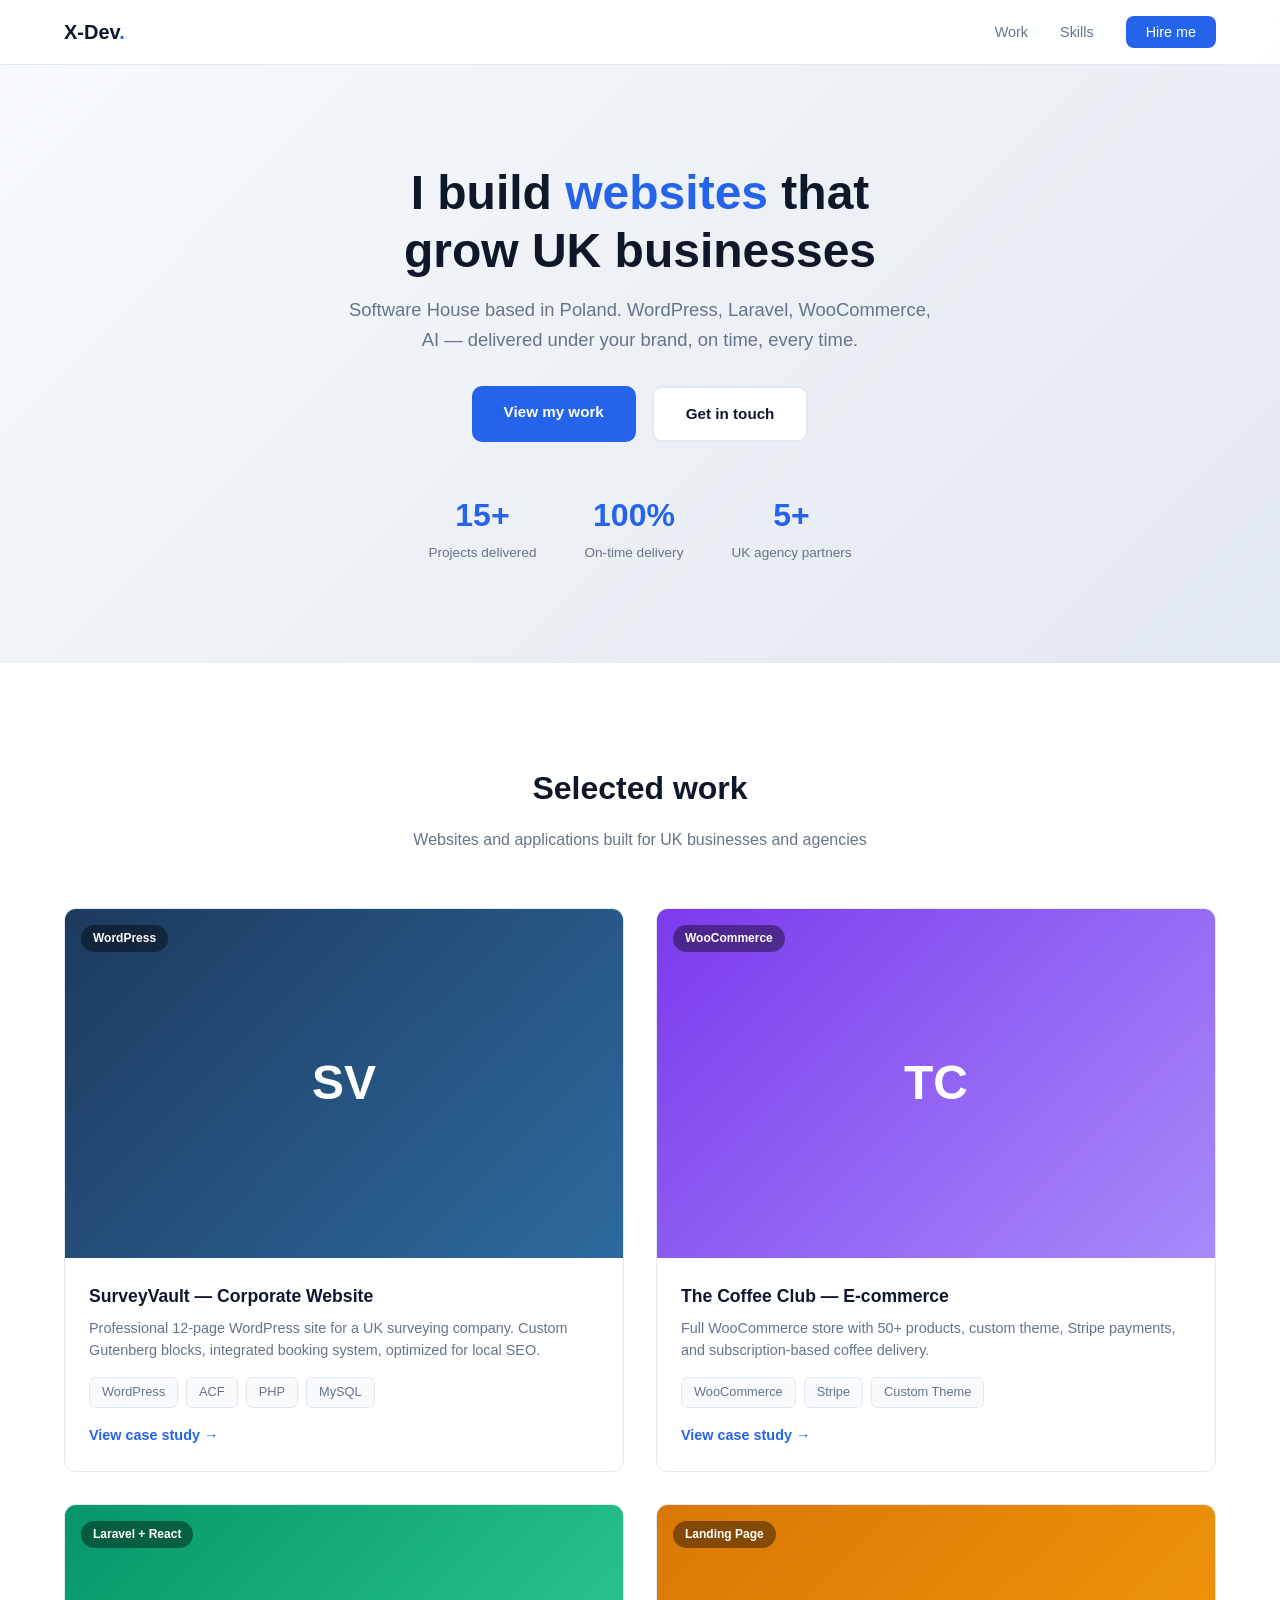
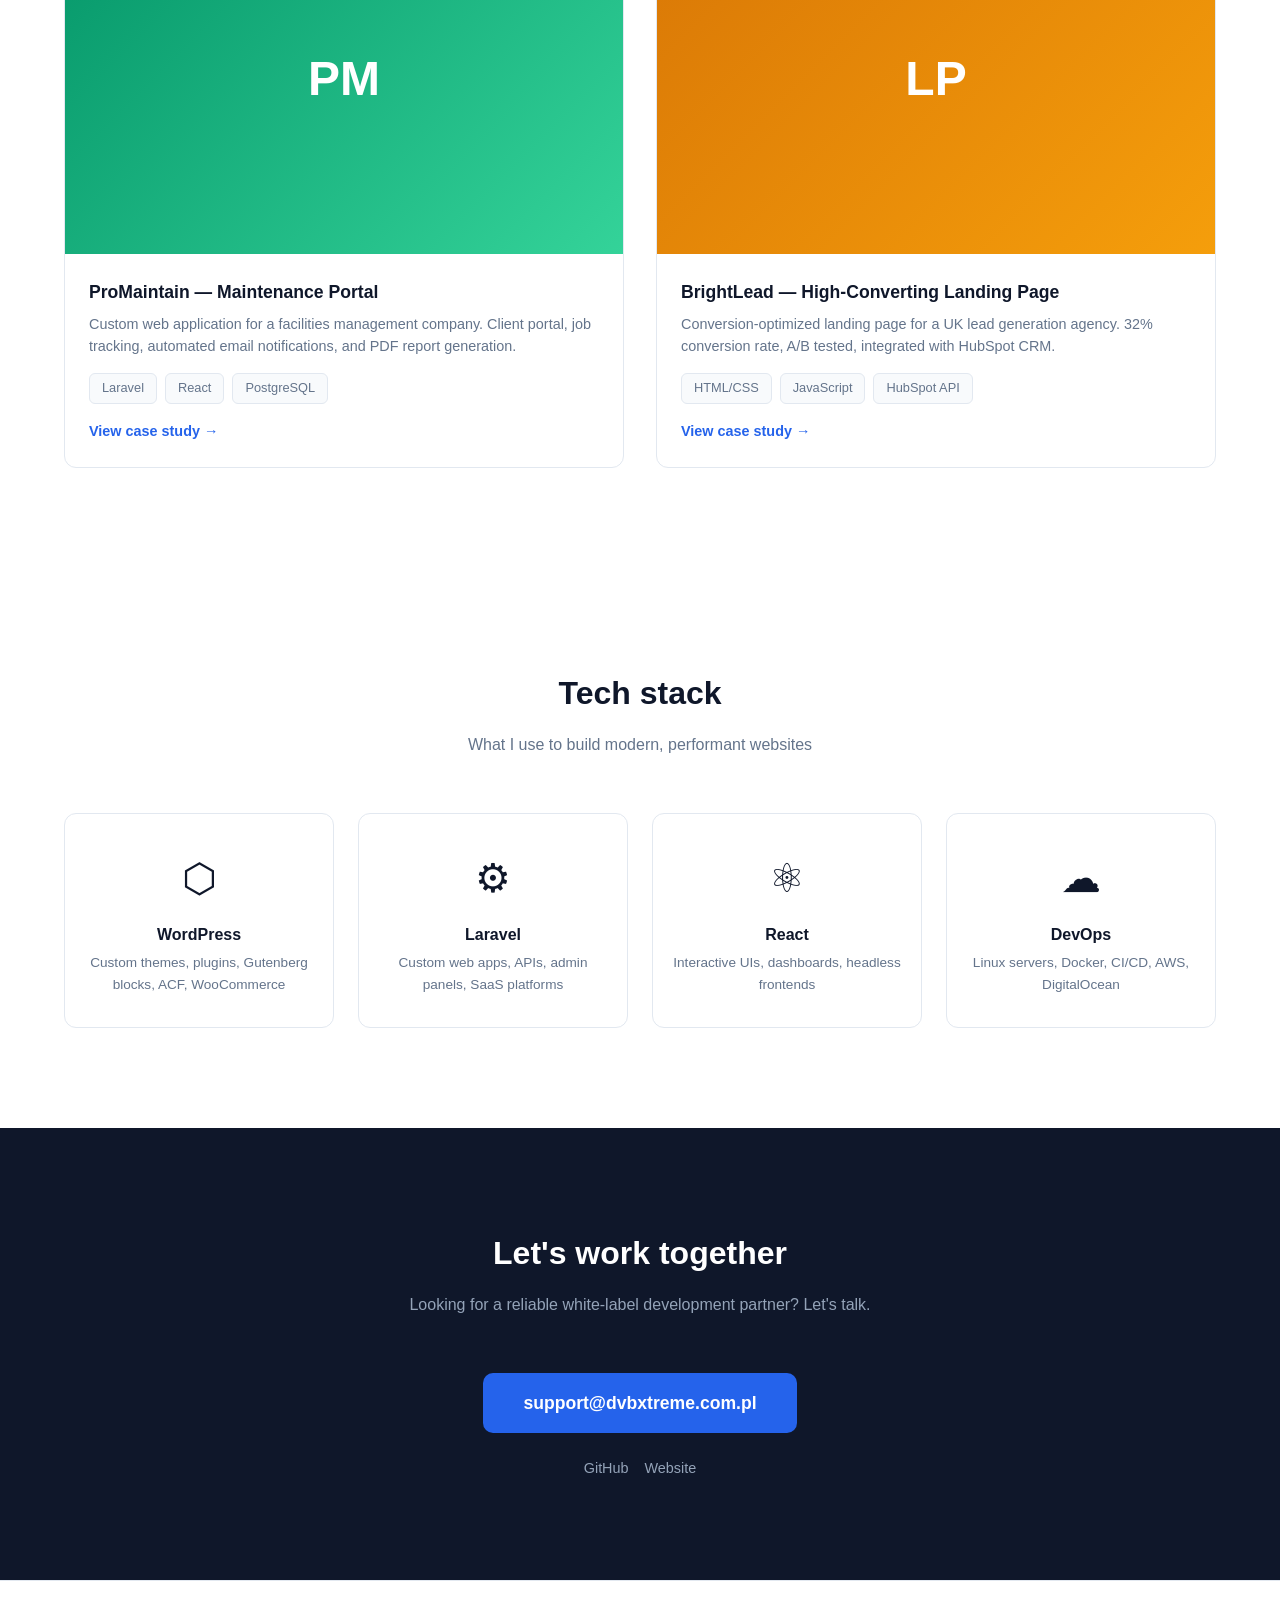
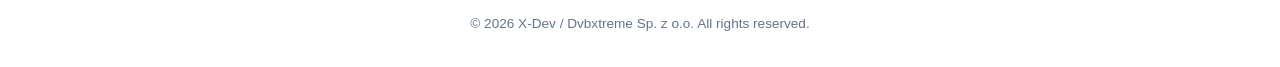
<file: index.html>
<!DOCTYPE html>
<html lang="en">
<head>
<meta charset="UTF-8">
<meta name="viewport" content="width=device-width, initial-scale=1.0">
<title>X-Dev — Web Development Portfolio</title>
<link rel="stylesheet" href="assets/css/style.css">
</head>
<body>
<nav>
  <div class="container">
    <a href="#" class="logo">X-Dev<span>.</span></a>
    <ul>
      <li><a href="#work">Work</a></li>
      <li><a href="#skills">Skills</a></li>
      <li><a href="#contact" class="btn">Hire me</a></li>
    </ul>
  </div>
</nav>

<section class="hero">
  <div class="container">
    <h1>I build <span>websites</span> that<br>grow UK businesses</h1>
    <p>Software House based in Poland. WordPress, Laravel, WooCommerce, AI — delivered under your brand, on time, every time.</p>
    <div class="btns">
      <a href="#work" class="primary">View my work</a>
      <a href="#contact" class="secondary">Get in touch</a>
    </div>
    <div class="stats">
      <div><div class="num">15+</div><div class="label">Projects delivered</div></div>
      <div><div class="num">100%</div><div class="label">On-time delivery</div></div>
      <div><div class="num">5+</div><div class="label">UK agency partners</div></div>
    </div>
  </div>
</section>

<section id="work">
  <div class="container">
    <div class="section-title">
      <h2>Selected work</h2>
      <p>Websites and applications built for UK businesses and agencies</p>
    </div>
    <div class="projects-grid">
      <div class="project-card">
        <div class="thumb" style="background: linear-gradient(135deg, #1e3a5f 0%, #2d6a9f 100%);">
          <span class="tag">WordPress</span>
          SV
        </div>
        <div class="body">
          <h3>SurveyVault — Corporate Website</h3>
          <p>Professional 12-page WordPress site for a UK surveying company. Custom Gutenberg blocks, integrated booking system, optimized for local SEO.</p>
          <div class="tech"><span>WordPress</span><span>ACF</span><span>PHP</span><span>MySQL</span></div>
          <a href="projects/surveyvault.html" class="link">View case study →</a>
        </div>
      </div>

      <div class="project-card">
        <div class="thumb" style="background: linear-gradient(135deg, #7c3aed 0%, #a78bfa 100%);">
          <span class="tag">WooCommerce</span>
          TC
        </div>
        <div class="body">
          <h3>The Coffee Club — E-commerce</h3>
          <p>Full WooCommerce store with 50+ products, custom theme, Stripe payments, and subscription-based coffee delivery.</p>
          <div class="tech"><span>WooCommerce</span><span>Stripe</span><span>Custom Theme</span></div>
          <a href="projects/coffee-club.html" class="link">View case study →</a>
        </div>
      </div>

      <div class="project-card">
        <div class="thumb" style="background: linear-gradient(135deg, #059669 0%, #34d399 100%);">
          <span class="tag">Laravel + React</span>
          PM
        </div>
        <div class="body">
          <h3>ProMaintain — Maintenance Portal</h3>
          <p>Custom web application for a facilities management company. Client portal, job tracking, automated email notifications, and PDF report generation.</p>
          <div class="tech"><span>Laravel</span><span>React</span><span>PostgreSQL</span></div>
          <a href="projects/promaintain.html" class="link">View case study →</a>
        </div>
      </div>

      <div class="project-card">
        <div class="thumb" style="background: linear-gradient(135deg, #d97706 0%, #f59e0b 100%);">
          <span class="tag">Landing Page</span>
          LP
        </div>
        <div class="body">
          <h3>BrightLead — High-Converting Landing Page</h3>
          <p>Conversion-optimized landing page for a UK lead generation agency. 32% conversion rate, A/B tested, integrated with HubSpot CRM.</p>
          <div class="tech"><span>HTML/CSS</span><span>JavaScript</span><span>HubSpot API</span></div>
          <a href="projects/brightlead.html" class="link">View case study →</a>
        </div>
      </div>
    </div>
  </div>
</section>

<section id="skills">
  <div class="container">
    <div class="section-title">
      <h2>Tech stack</h2>
      <p>What I use to build modern, performant websites</p>
    </div>
    <div class="skills-grid">
      <div class="skill-card"><div class="icon">⬡</div><h4>WordPress</h4><p>Custom themes, plugins, Gutenberg blocks, ACF, WooCommerce</p></div>
      <div class="skill-card"><div class="icon">⚙</div><h4>Laravel</h4><p>Custom web apps, APIs, admin panels, SaaS platforms</p></div>
      <div class="skill-card"><div class="icon">⚛</div><h4>React</h4><p>Interactive UIs, dashboards, headless frontends</p></div>
      <div class="skill-card"><div class="icon">☁</div><h4>DevOps</h4><p>Linux servers, Docker, CI/CD, AWS, DigitalOcean</p></div>
    </div>
  </div>
</section>

<section id="contact" class="contact">
  <div class="container">
    <div class="section-title">
      <h2>Let's work together</h2>
      <p>Looking for a reliable white-label development partner? Let's talk.</p>
    </div>
    <a href="mailto:support@dvbxtreme.com.pl" class="email-link">support@dvbxtreme.com.pl</a>
    <div class="social">
      <a href="https://github.com/Dvbxtreme">GitHub</a>
      <a href="https://www.dvbxtreme.com.pl">Website</a>
    </div>
  </div>
</section>

<footer>
  <div class="container">&copy; 2026 X-Dev / Dvbxtreme Sp. z o.o. All rights reserved.</div>
</footer>
</body>
</html>
</file>
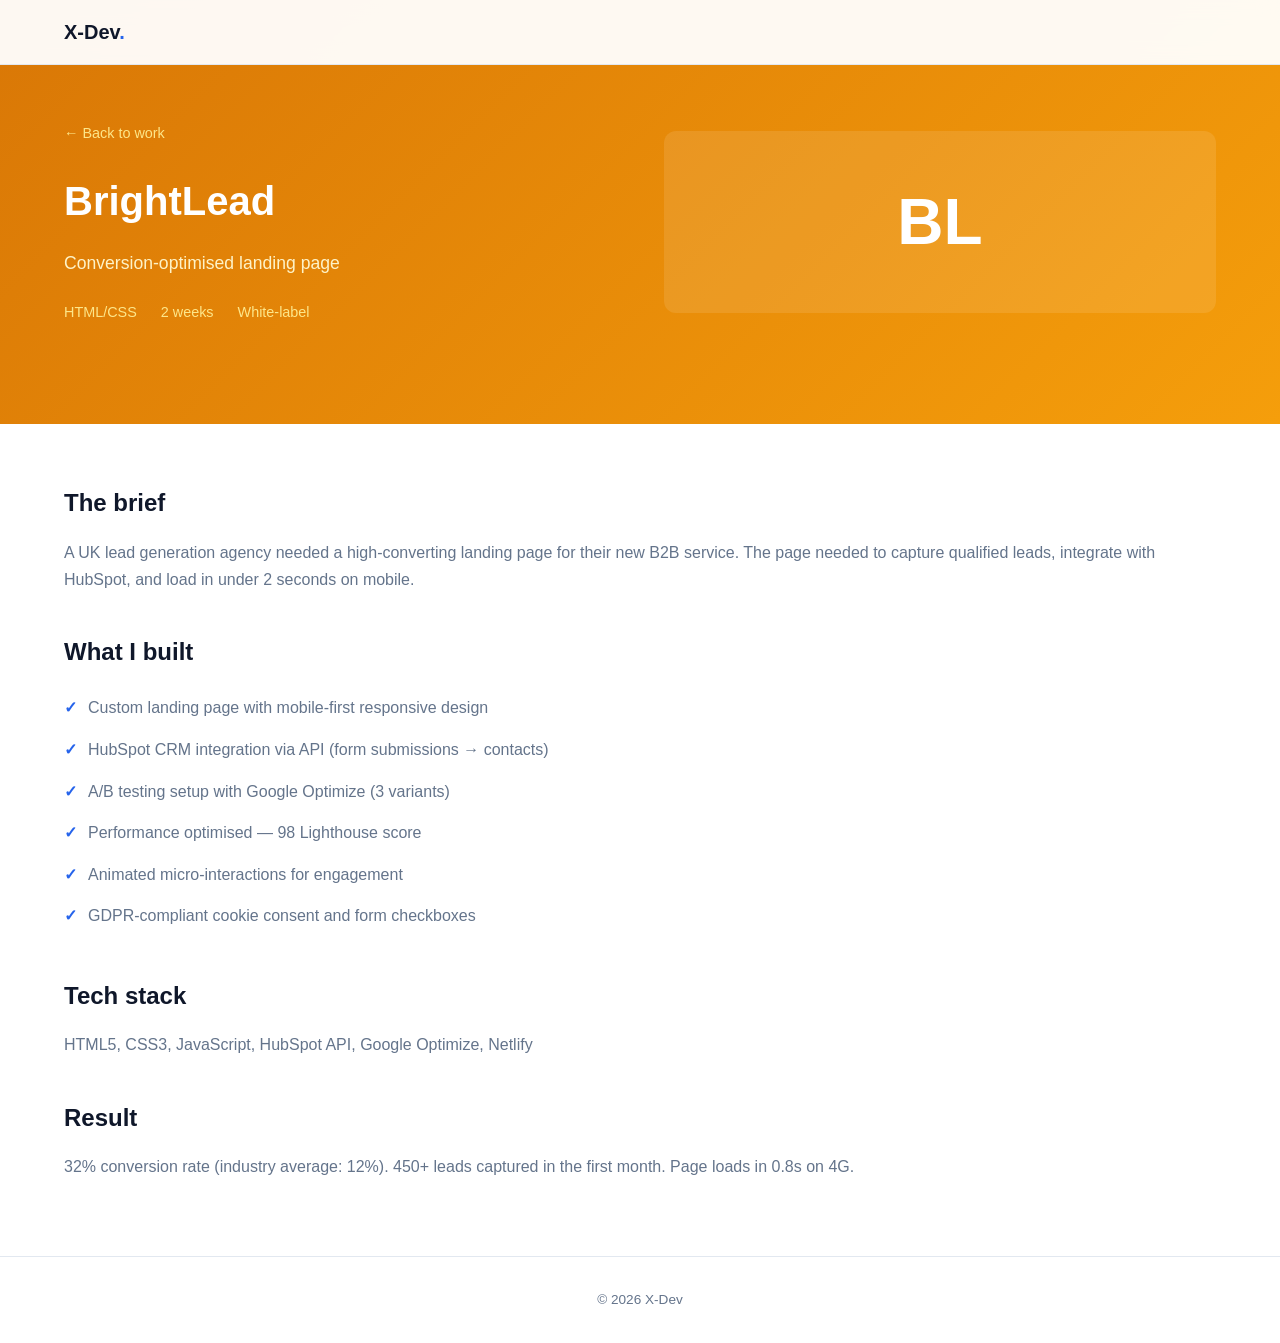
<file: projects/brightlead.html>
<!DOCTYPE html>
<html lang="en">
<head>
<meta charset="UTF-8">
<meta name="viewport" content="width=device-width, initial-scale=1.0">
<title>BrightLead — Case Study</title>
<link rel="stylesheet" href="../assets/css/style.css">
<style>
.case-header { padding-top: 120px; background: linear-gradient(135deg, #d97706 0%, #f59e0b 100%); color: #fff; }
.case-header .container { display: grid; grid-template-columns: 1fr 1fr; gap: 48px; align-items: center; }
.case-header h1 { font-size: 2.5rem; font-weight: 800; margin-bottom: 16px; }
.case-header .meta { display: flex; gap: 24px; color: #fde68a; font-size: .9rem; }
.case-header .mockup { background: rgba(255,255,255,.1); border-radius: 12px; padding: 40px; text-align: center; font-size: 4rem; font-weight: 700; }
.case-body { padding: 60px 0; }
.case-body h2 { font-size: 1.5rem; font-weight: 700; margin: 40px 0 16px; }
.case-body h2:first-child { margin-top: 0; }
.case-body p { color: var(--gray); margin-bottom: 16px; line-height: 1.7; }
.case-body ul { list-style: none; margin-bottom: 24px; }
.case-body ul li { padding: 8px 0 8px 24px; position: relative; color: var(--gray); }
.case-body ul li::before { content: "✓"; position: absolute; left: 0; color: var(--primary); font-weight: 700; }
.back-link { display: inline-block; margin-bottom: 24px; color: var(--gray); text-decoration: none; font-size: .9rem; }
.back-link:hover { color: var(--primary); }
@media (max-width: 768px) { .case-header .container { grid-template-columns: 1fr; } }
</style>
</head>
<body>
<nav><div class="container"><a href="../index.html" class="logo">X-Dev<span>.</span></a></div></nav>

<section class="case-header">
  <div class="container">
    <div>
      <a href="../index.html#work" class="back-link" style="color: #fde68a;">← Back to work</a>
      <h1>BrightLead</h1>
      <p style="color: #fef3c7; font-size: 1.1rem; margin-bottom: 24px;">Conversion-optimised landing page</p>
      <div class="meta"><span>HTML/CSS</span><span>2 weeks</span><span>White-label</span></div>
    </div>
    <div class="mockup">BL</div>
  </div>
</section>

<section class="case-body">
  <div class="container">
    <h2>The brief</h2>
    <p>A UK lead generation agency needed a high-converting landing page for their new B2B service. The page needed to capture qualified leads, integrate with HubSpot, and load in under 2 seconds on mobile.</p>

    <h2>What I built</h2>
    <ul>
      <li>Custom landing page with mobile-first responsive design</li>
      <li>HubSpot CRM integration via API (form submissions → contacts)</li>
      <li>A/B testing setup with Google Optimize (3 variants)</li>
      <li>Performance optimised — 98 Lighthouse score</li>
      <li>Animated micro-interactions for engagement</li>
      <li>GDPR-compliant cookie consent and form checkboxes</li>
    </ul>

    <h2>Tech stack</h2>
    <p>HTML5, CSS3, JavaScript, HubSpot API, Google Optimize, Netlify</p>

    <h2>Result</h2>
    <p>32% conversion rate (industry average: 12%). 450+ leads captured in the first month. Page loads in 0.8s on 4G.</p>
  </div>
</section>

<footer><div class="container">&copy; 2026 X-Dev</div></footer>
</body>
</html>
</file>
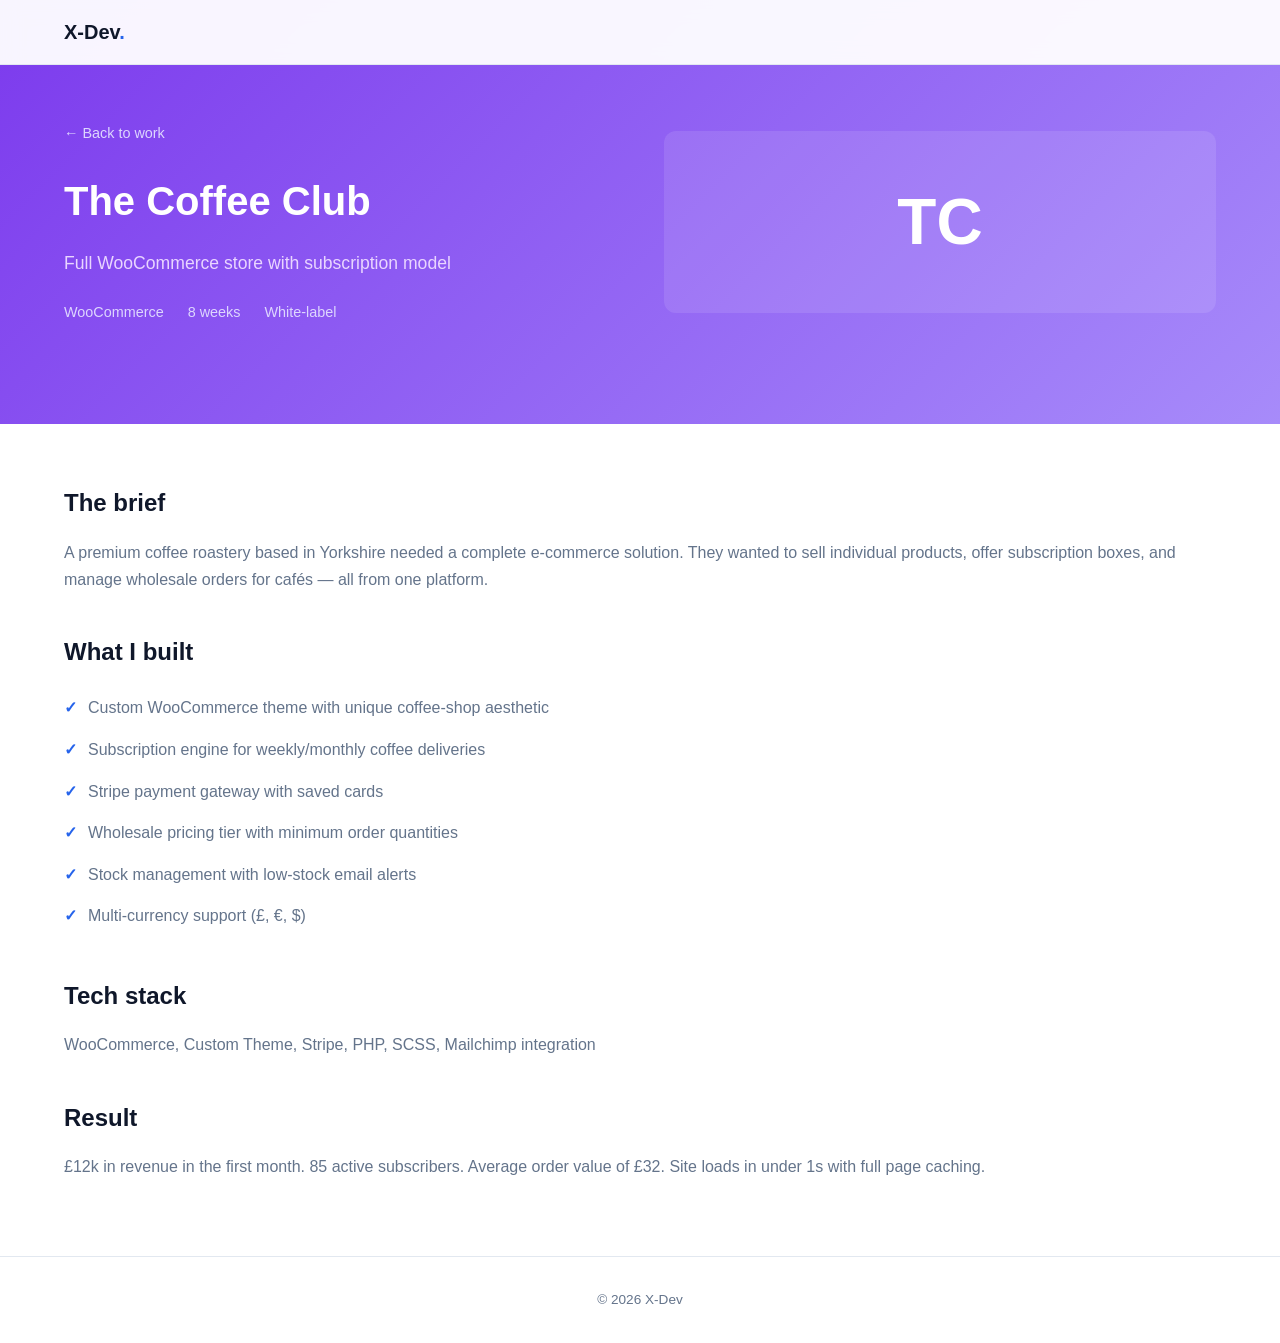
<file: projects/coffee-club.html>
<!DOCTYPE html>
<html lang="en">
<head>
<meta charset="UTF-8">
<meta name="viewport" content="width=device-width, initial-scale=1.0">
<title>The Coffee Club — Case Study</title>
<link rel="stylesheet" href="../assets/css/style.css">
<style>
.case-header { padding-top: 120px; background: linear-gradient(135deg, #7c3aed 0%, #a78bfa 100%); color: #fff; }
.case-header .container { display: grid; grid-template-columns: 1fr 1fr; gap: 48px; align-items: center; }
.case-header h1 { font-size: 2.5rem; font-weight: 800; margin-bottom: 16px; }
.case-header .meta { display: flex; gap: 24px; color: #ddd6fe; font-size: .9rem; }
.case-header .mockup { background: rgba(255,255,255,.1); border-radius: 12px; padding: 40px; text-align: center; font-size: 4rem; font-weight: 700; }
.case-body { padding: 60px 0; }
.case-body h2 { font-size: 1.5rem; font-weight: 700; margin: 40px 0 16px; }
.case-body h2:first-child { margin-top: 0; }
.case-body p { color: var(--gray); margin-bottom: 16px; line-height: 1.7; }
.case-body ul { list-style: none; margin-bottom: 24px; }
.case-body ul li { padding: 8px 0 8px 24px; position: relative; color: var(--gray); }
.case-body ul li::before { content: "✓"; position: absolute; left: 0; color: var(--primary); font-weight: 700; }
.back-link { display: inline-block; margin-bottom: 24px; color: var(--gray); text-decoration: none; font-size: .9rem; }
.back-link:hover { color: var(--primary); }
@media (max-width: 768px) { .case-header .container { grid-template-columns: 1fr; } }
</style>
</head>
<body>
<nav><div class="container"><a href="../index.html" class="logo">X-Dev<span>.</span></a></div></nav>

<section class="case-header">
  <div class="container">
    <div>
      <a href="../index.html#work" class="back-link" style="color: #ddd6fe;">← Back to work</a>
      <h1>The Coffee Club</h1>
      <p style="color: #e9d5ff; font-size: 1.1rem; margin-bottom: 24px;">Full WooCommerce store with subscription model</p>
      <div class="meta"><span>WooCommerce</span><span>8 weeks</span><span>White-label</span></div>
    </div>
    <div class="mockup">TC</div>
  </div>
</section>

<section class="case-body">
  <div class="container">
    <h2>The brief</h2>
    <p>A premium coffee roastery based in Yorkshire needed a complete e-commerce solution. They wanted to sell individual products, offer subscription boxes, and manage wholesale orders for cafés — all from one platform.</p>

    <h2>What I built</h2>
    <ul>
      <li>Custom WooCommerce theme with unique coffee-shop aesthetic</li>
      <li>Subscription engine for weekly/monthly coffee deliveries</li>
      <li>Stripe payment gateway with saved cards</li>
      <li>Wholesale pricing tier with minimum order quantities</li>
      <li>Stock management with low-stock email alerts</li>
      <li>Multi-currency support (£, €, $)</li>
    </ul>

    <h2>Tech stack</h2>
    <p>WooCommerce, Custom Theme, Stripe, PHP, SCSS, Mailchimp integration</p>

    <h2>Result</h2>
    <p>£12k in revenue in the first month. 85 active subscribers. Average order value of £32. Site loads in under 1s with full page caching.</p>
  </div>
</section>

<footer><div class="container">&copy; 2026 X-Dev</div></footer>
</body>
</html>
</file>
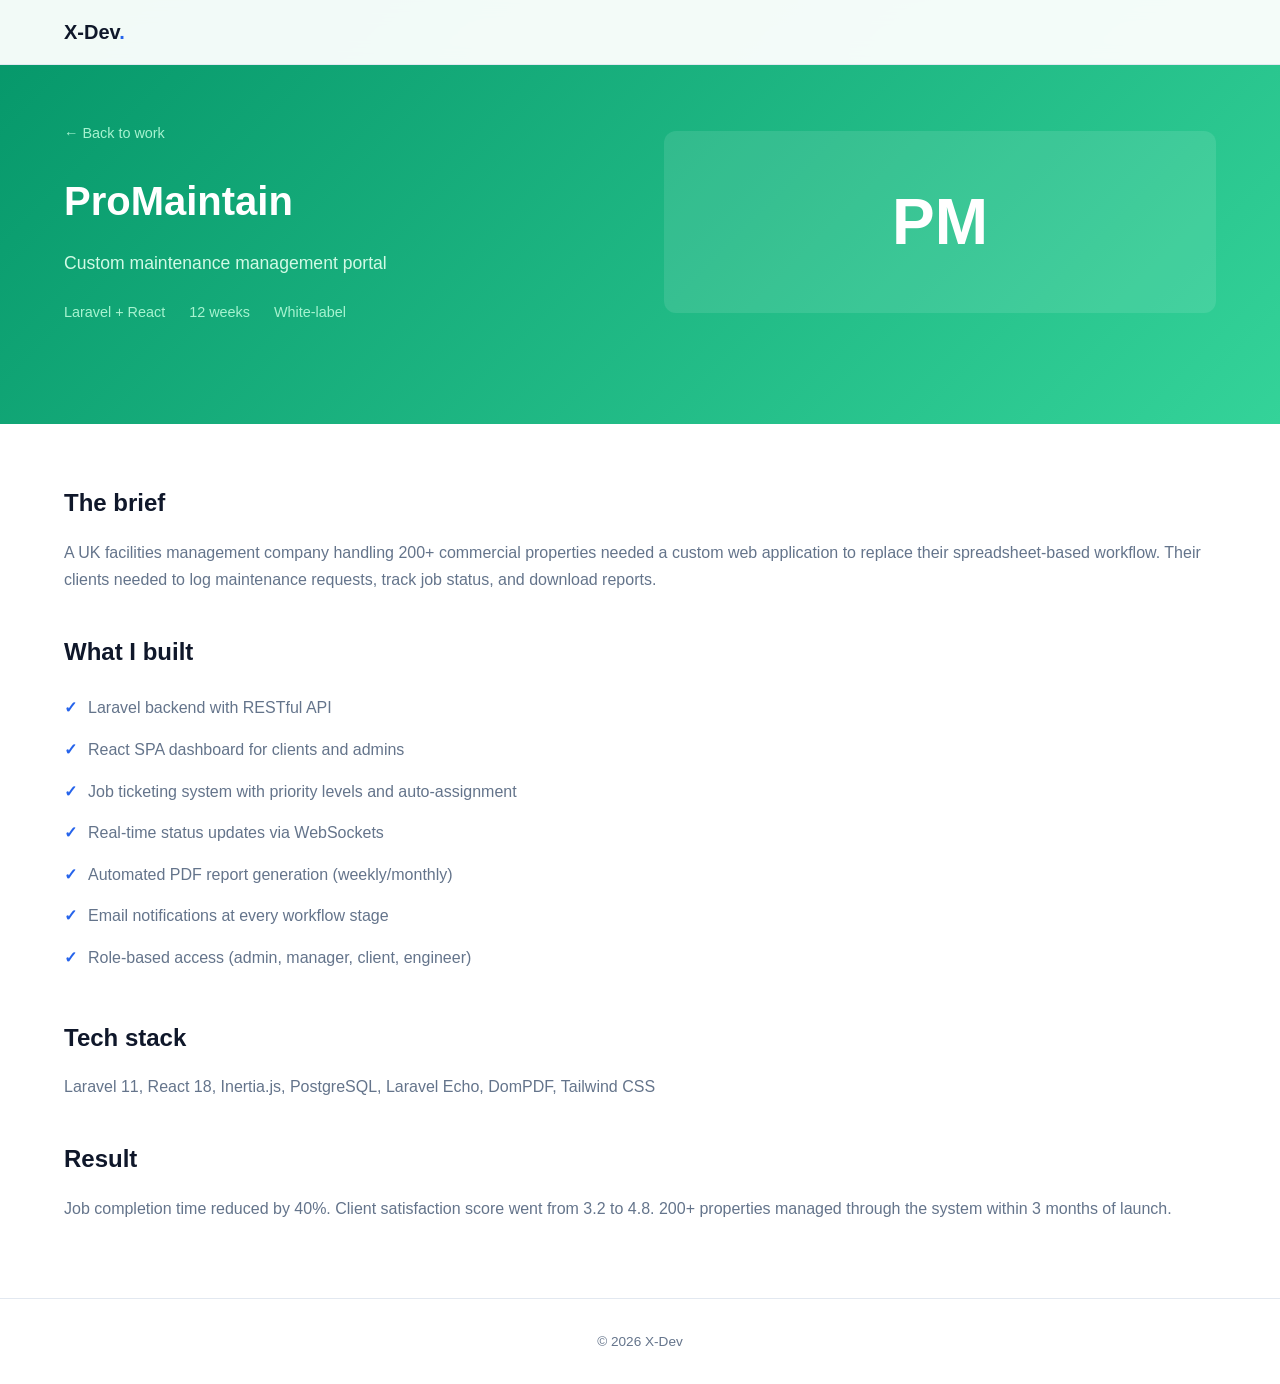
<file: projects/promaintain.html>
<!DOCTYPE html>
<html lang="en">
<head>
<meta charset="UTF-8">
<meta name="viewport" content="width=device-width, initial-scale=1.0">
<title>ProMaintain — Case Study</title>
<link rel="stylesheet" href="../assets/css/style.css">
<style>
.case-header { padding-top: 120px; background: linear-gradient(135deg, #059669 0%, #34d399 100%); color: #fff; }
.case-header .container { display: grid; grid-template-columns: 1fr 1fr; gap: 48px; align-items: center; }
.case-header h1 { font-size: 2.5rem; font-weight: 800; margin-bottom: 16px; }
.case-header .meta { display: flex; gap: 24px; color: #a7f3d0; font-size: .9rem; }
.case-header .mockup { background: rgba(255,255,255,.1); border-radius: 12px; padding: 40px; text-align: center; font-size: 4rem; font-weight: 700; }
.case-body { padding: 60px 0; }
.case-body h2 { font-size: 1.5rem; font-weight: 700; margin: 40px 0 16px; }
.case-body h2:first-child { margin-top: 0; }
.case-body p { color: var(--gray); margin-bottom: 16px; line-height: 1.7; }
.case-body ul { list-style: none; margin-bottom: 24px; }
.case-body ul li { padding: 8px 0 8px 24px; position: relative; color: var(--gray); }
.case-body ul li::before { content: "✓"; position: absolute; left: 0; color: var(--primary); font-weight: 700; }
.back-link { display: inline-block; margin-bottom: 24px; color: var(--gray); text-decoration: none; font-size: .9rem; }
.back-link:hover { color: var(--primary); }
@media (max-width: 768px) { .case-header .container { grid-template-columns: 1fr; } }
</style>
</head>
<body>
<nav><div class="container"><a href="../index.html" class="logo">X-Dev<span>.</span></a></div></nav>

<section class="case-header">
  <div class="container">
    <div>
      <a href="../index.html#work" class="back-link" style="color: #a7f3d0;">← Back to work</a>
      <h1>ProMaintain</h1>
      <p style="color: #d1fae5; font-size: 1.1rem; margin-bottom: 24px;">Custom maintenance management portal</p>
      <div class="meta"><span>Laravel + React</span><span>12 weeks</span><span>White-label</span></div>
    </div>
    <div class="mockup">PM</div>
  </div>
</section>

<section class="case-body">
  <div class="container">
    <h2>The brief</h2>
    <p>A UK facilities management company handling 200+ commercial properties needed a custom web application to replace their spreadsheet-based workflow. Their clients needed to log maintenance requests, track job status, and download reports.</p>

    <h2>What I built</h2>
    <ul>
      <li>Laravel backend with RESTful API</li>
      <li>React SPA dashboard for clients and admins</li>
      <li>Job ticketing system with priority levels and auto-assignment</li>
      <li>Real-time status updates via WebSockets</li>
      <li>Automated PDF report generation (weekly/monthly)</li>
      <li>Email notifications at every workflow stage</li>
      <li>Role-based access (admin, manager, client, engineer)</li>
    </ul>

    <h2>Tech stack</h2>
    <p>Laravel 11, React 18, Inertia.js, PostgreSQL, Laravel Echo, DomPDF, Tailwind CSS</p>

    <h2>Result</h2>
    <p>Job completion time reduced by 40%. Client satisfaction score went from 3.2 to 4.8. 200+ properties managed through the system within 3 months of launch.</p>
  </div>
</section>

<footer><div class="container">&copy; 2026 X-Dev</div></footer>
</body>
</html>
</file>
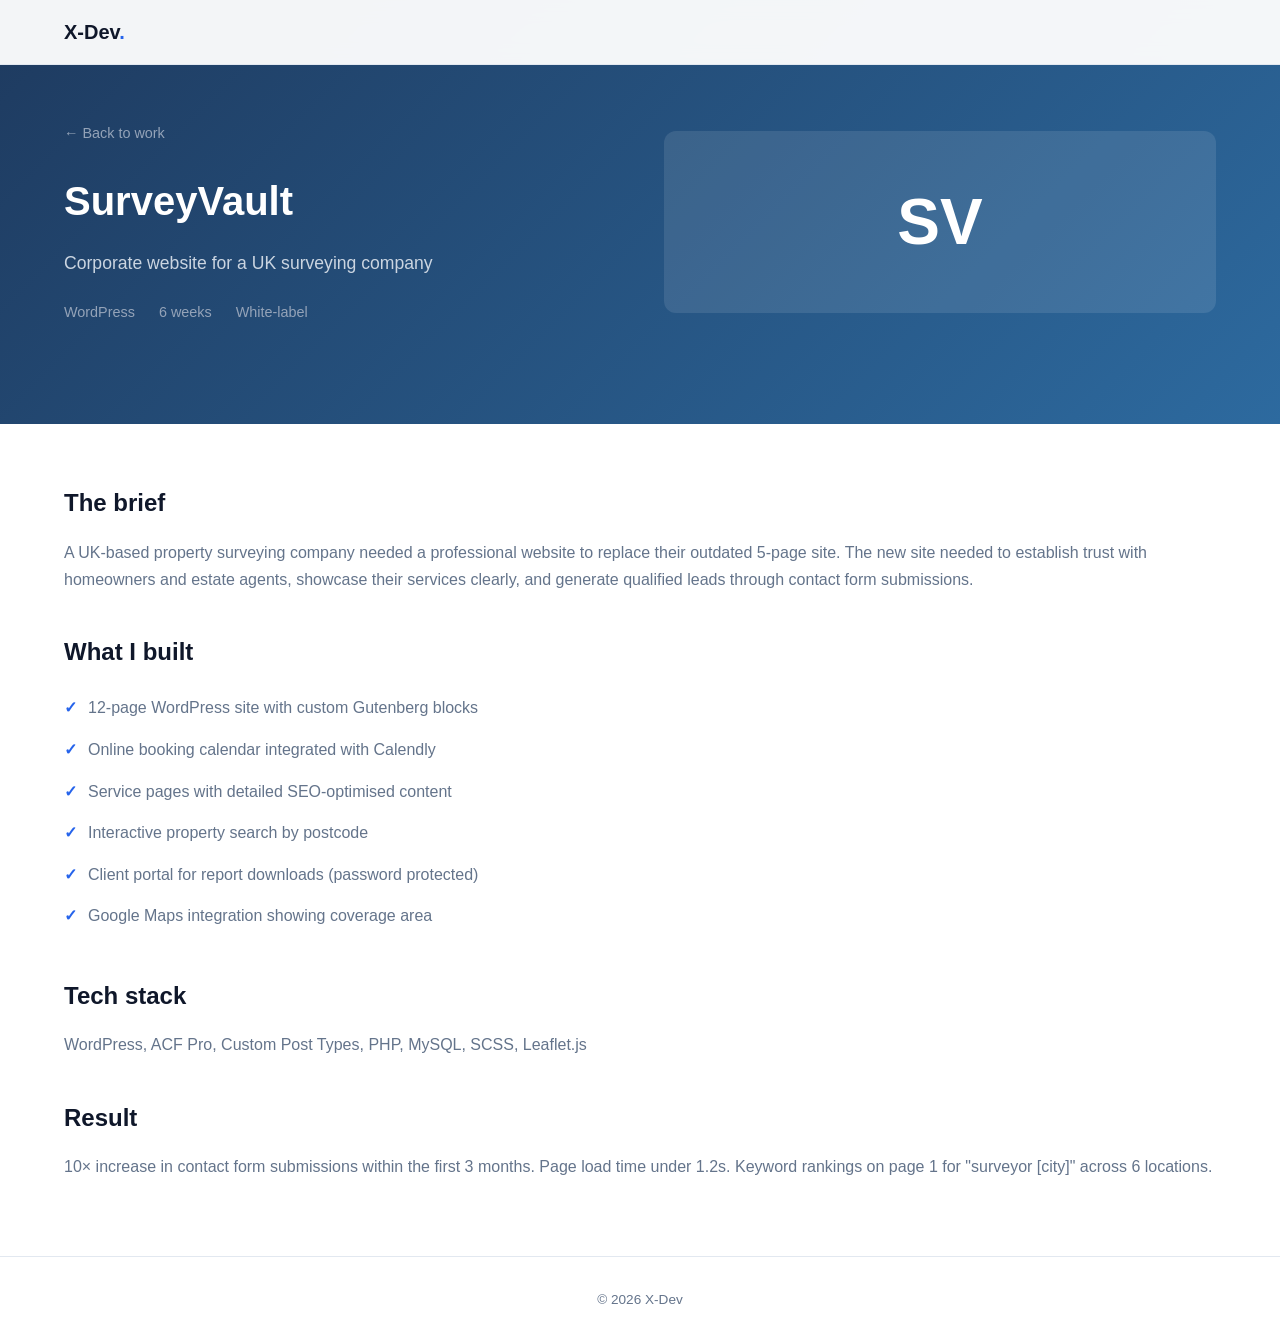
<file: projects/surveyvault.html>
<!DOCTYPE html>
<html lang="en">
<head>
<meta charset="UTF-8">
<meta name="viewport" content="width=device-width, initial-scale=1.0">
<title>SurveyVault — Case Study</title>
<link rel="stylesheet" href="../assets/css/style.css">
<style>
.case-header { padding-top: 120px; background: linear-gradient(135deg, #1e3a5f 0%, #2d6a9f 100%); color: #fff; }
.case-header .container { display: grid; grid-template-columns: 1fr 1fr; gap: 48px; align-items: center; }
.case-header h1 { font-size: 2.5rem; font-weight: 800; margin-bottom: 16px; }
.case-header .meta { display: flex; gap: 24px; color: #94a3b8; font-size: .9rem; }
.case-header .mockup { background: rgba(255,255,255,.1); border-radius: 12px; padding: 40px; text-align: center; font-size: 4rem; font-weight: 700; }
.case-body { padding: 60px 0; }
.case-body h2 { font-size: 1.5rem; font-weight: 700; margin: 40px 0 16px; }
.case-body h2:first-child { margin-top: 0; }
.case-body p { color: var(--gray); margin-bottom: 16px; line-height: 1.7; }
.case-body ul { list-style: none; margin-bottom: 24px; }
.case-body ul li { padding: 8px 0 8px 24px; position: relative; color: var(--gray); }
.case-body ul li::before { content: "✓"; position: absolute; left: 0; color: var(--primary); font-weight: 700; }
.back-link { display: inline-block; margin-bottom: 24px; color: var(--gray); text-decoration: none; font-size: .9rem; }
.back-link:hover { color: var(--primary); }
@media (max-width: 768px) { .case-header .container { grid-template-columns: 1fr; } }
</style>
</head>
<body>
<nav><div class="container"><a href="../index.html" class="logo">X-Dev<span>.</span></a></div></nav>

<section class="case-header">
  <div class="container">
    <div>
      <a href="../index.html#work" class="back-link" style="color: #94a3b8;">← Back to work</a>
      <h1>SurveyVault</h1>
      <p style="color: #cbd5e1; font-size: 1.1rem; margin-bottom: 24px;">Corporate website for a UK surveying company</p>
      <div class="meta"><span>WordPress</span><span>6 weeks</span><span>White-label</span></div>
    </div>
    <div class="mockup">SV</div>
  </div>
</section>

<section class="case-body">
  <div class="container">
    <h2>The brief</h2>
    <p>A UK-based property surveying company needed a professional website to replace their outdated 5-page site. The new site needed to establish trust with homeowners and estate agents, showcase their services clearly, and generate qualified leads through contact form submissions.</p>

    <h2>What I built</h2>
    <ul>
      <li>12-page WordPress site with custom Gutenberg blocks</li>
      <li>Online booking calendar integrated with Calendly</li>
      <li>Service pages with detailed SEO-optimised content</li>
      <li>Interactive property search by postcode</li>
      <li>Client portal for report downloads (password protected)</li>
      <li>Google Maps integration showing coverage area</li>
    </ul>

    <h2>Tech stack</h2>
    <p>WordPress, ACF Pro, Custom Post Types, PHP, MySQL, SCSS, Leaflet.js</p>

    <h2>Result</h2>
    <p>10× increase in contact form submissions within the first 3 months. Page load time under 1.2s. Keyword rankings on page 1 for "surveyor [city]" across 6 locations.</p>
  </div>
</section>

<footer><div class="container">&copy; 2026 X-Dev</div></footer>
</body>
</html>
</file>
<file: assets/css/style.css>
*, *::before, *::after { margin: 0; padding: 0; box-sizing: border-box; }
:root { --primary: #2563eb; --primary-dark: #1d4ed8; --secondary: #0f172a; --accent: #f59e0b; --gray: #64748b; --light: #f8fafc; --border: #e2e8f0; --radius: 12px; }
html { scroll-behavior: smooth; }
body { font-family: -apple-system, BlinkMacSystemFont, 'Segoe UI', Roboto, sans-serif; color: var(--secondary); line-height: 1.6; background: #fff; }
.container { max-width: 1200px; margin: 0 auto; padding: 0 24px; }

nav { position: fixed; top: 0; width: 100%; background: rgba(255,255,255,.95); backdrop-filter: blur(10px); border-bottom: 1px solid var(--border); z-index: 100; }
nav .container { display: flex; justify-content: space-between; align-items: center; height: 64px; }
nav .logo { font-weight: 700; font-size: 1.25rem; color: var(--secondary); text-decoration: none; }
nav .logo span { color: var(--primary); }
nav ul { display: flex; gap: 32px; list-style: none; }
nav a { text-decoration: none; color: var(--gray); font-size: .9rem; font-weight: 500; transition: color .2s; }
nav a:hover { color: var(--primary); }
nav .btn { background: var(--primary); color: #fff !important; padding: 8px 20px; border-radius: 8px; }
nav .btn:hover { background: var(--primary-dark); }

section { padding: 100px 0; }

.hero { padding-top: 164px; text-align: center; background: linear-gradient(135deg, #f8fafc 0%, #e2e8f0 100%); }
.hero h1 { font-size: 3rem; font-weight: 800; line-height: 1.2; margin-bottom: 16px; }
.hero h1 span { color: var(--primary); }
.hero p { font-size: 1.15rem; color: var(--gray); max-width: 600px; margin: 0 auto 32px; }
.hero .btns { display: flex; gap: 16px; justify-content: center; flex-wrap: wrap; }
.hero .btns a { padding: 14px 32px; border-radius: 10px; font-weight: 600; text-decoration: none; font-size: .95rem; transition: all .2s; }
.hero .btns .primary { background: var(--primary); color: #fff; }
.hero .btns .primary:hover { background: var(--primary-dark); transform: translateY(-2px); }
.hero .btns .secondary { background: #fff; color: var(--secondary); border: 2px solid var(--border); }
.hero .btns .secondary:hover { border-color: var(--primary); color: var(--primary); }
.hero .stats { display: flex; gap: 48px; justify-content: center; margin-top: 48px; flex-wrap: wrap; }
.hero .stats div { text-align: center; }
.hero .stats .num { font-size: 2rem; font-weight: 800; color: var(--primary); }
.hero .stats .label { font-size: .85rem; color: var(--gray); }

.section-title { text-align: center; margin-bottom: 56px; }
.section-title h2 { font-size: 2rem; font-weight: 700; margin-bottom: 12px; }
.section-title p { color: var(--gray); max-width: 500px; margin: 0 auto; }

.projects-grid { display: grid; grid-template-columns: repeat(2, 1fr); gap: 32px; }
.project-card { background: #fff; border-radius: var(--radius); overflow: hidden; border: 1px solid var(--border); transition: all .3s; }
.project-card:hover { transform: translateY(-4px); box-shadow: 0 20px 40px rgba(0,0,0,.08); }
.project-card .thumb { aspect-ratio: 16/10; display: flex; align-items: center; justify-content: center; font-size: 3rem; color: #fff; font-weight: 700; position: relative; }
.project-card .thumb .tag { position: absolute; top: 16px; left: 16px; background: rgba(0,0,0,.4); color: #fff; font-size: .75rem; padding: 4px 12px; border-radius: 20px; backdrop-filter: blur(4px); }
.project-card .body { padding: 24px; }
.project-card .body h3 { font-size: 1.1rem; font-weight: 600; margin-bottom: 8px; }
.project-card .body p { font-size: .9rem; color: var(--gray); margin-bottom: 16px; line-height: 1.5; }
.project-card .body .tech { display: flex; gap: 8px; flex-wrap: wrap; }
.project-card .body .tech span { background: var(--light); border: 1px solid var(--border); padding: 4px 12px; border-radius: 6px; font-size: .8rem; color: var(--gray); }
.project-card .body .link { display: inline-block; margin-top: 16px; color: var(--primary); font-weight: 600; font-size: .9rem; text-decoration: none; }

.skills-grid { display: grid; grid-template-columns: repeat(4, 1fr); gap: 24px; text-align: center; }
.skill-card { padding: 32px 16px; border: 1px solid var(--border); border-radius: var(--radius); transition: all .3s; }
.skill-card:hover { border-color: var(--primary); transform: translateY(-2px); }
.skill-card .icon { font-size: 2.5rem; margin-bottom: 12px; }
.skill-card h4 { font-weight: 600; margin-bottom: 4px; }
.skill-card p { font-size: .85rem; color: var(--gray); }

.contact { background: var(--secondary); color: #fff; text-align: center; }
.contact h2 { color: #fff; }
.contact p { color: #94a3b8; margin-bottom: 32px; }
.contact .email-link { display: inline-block; padding: 16px 40px; background: var(--primary); color: #fff; border-radius: 10px; font-weight: 600; text-decoration: none; font-size: 1.1rem; }
.contact .email-link:hover { background: var(--primary-dark); }
.contact .social { margin-top: 24px; display: flex; gap: 16px; justify-content: center; }
.contact .social a { color: #94a3b8; text-decoration: none; font-size: .9rem; }
.contact .social a:hover { color: #fff; }

footer { padding: 32px 0; text-align: center; color: var(--gray); font-size: .85rem; border-top: 1px solid var(--border); }

@media (max-width: 768px) {
  nav ul { display: none; }
  .hero h1 { font-size: 2rem; }
  .projects-grid { grid-template-columns: 1fr; }
  .skills-grid { grid-template-columns: repeat(2, 1fr); }
  .hero .stats { gap: 24px; }
}
</file>
